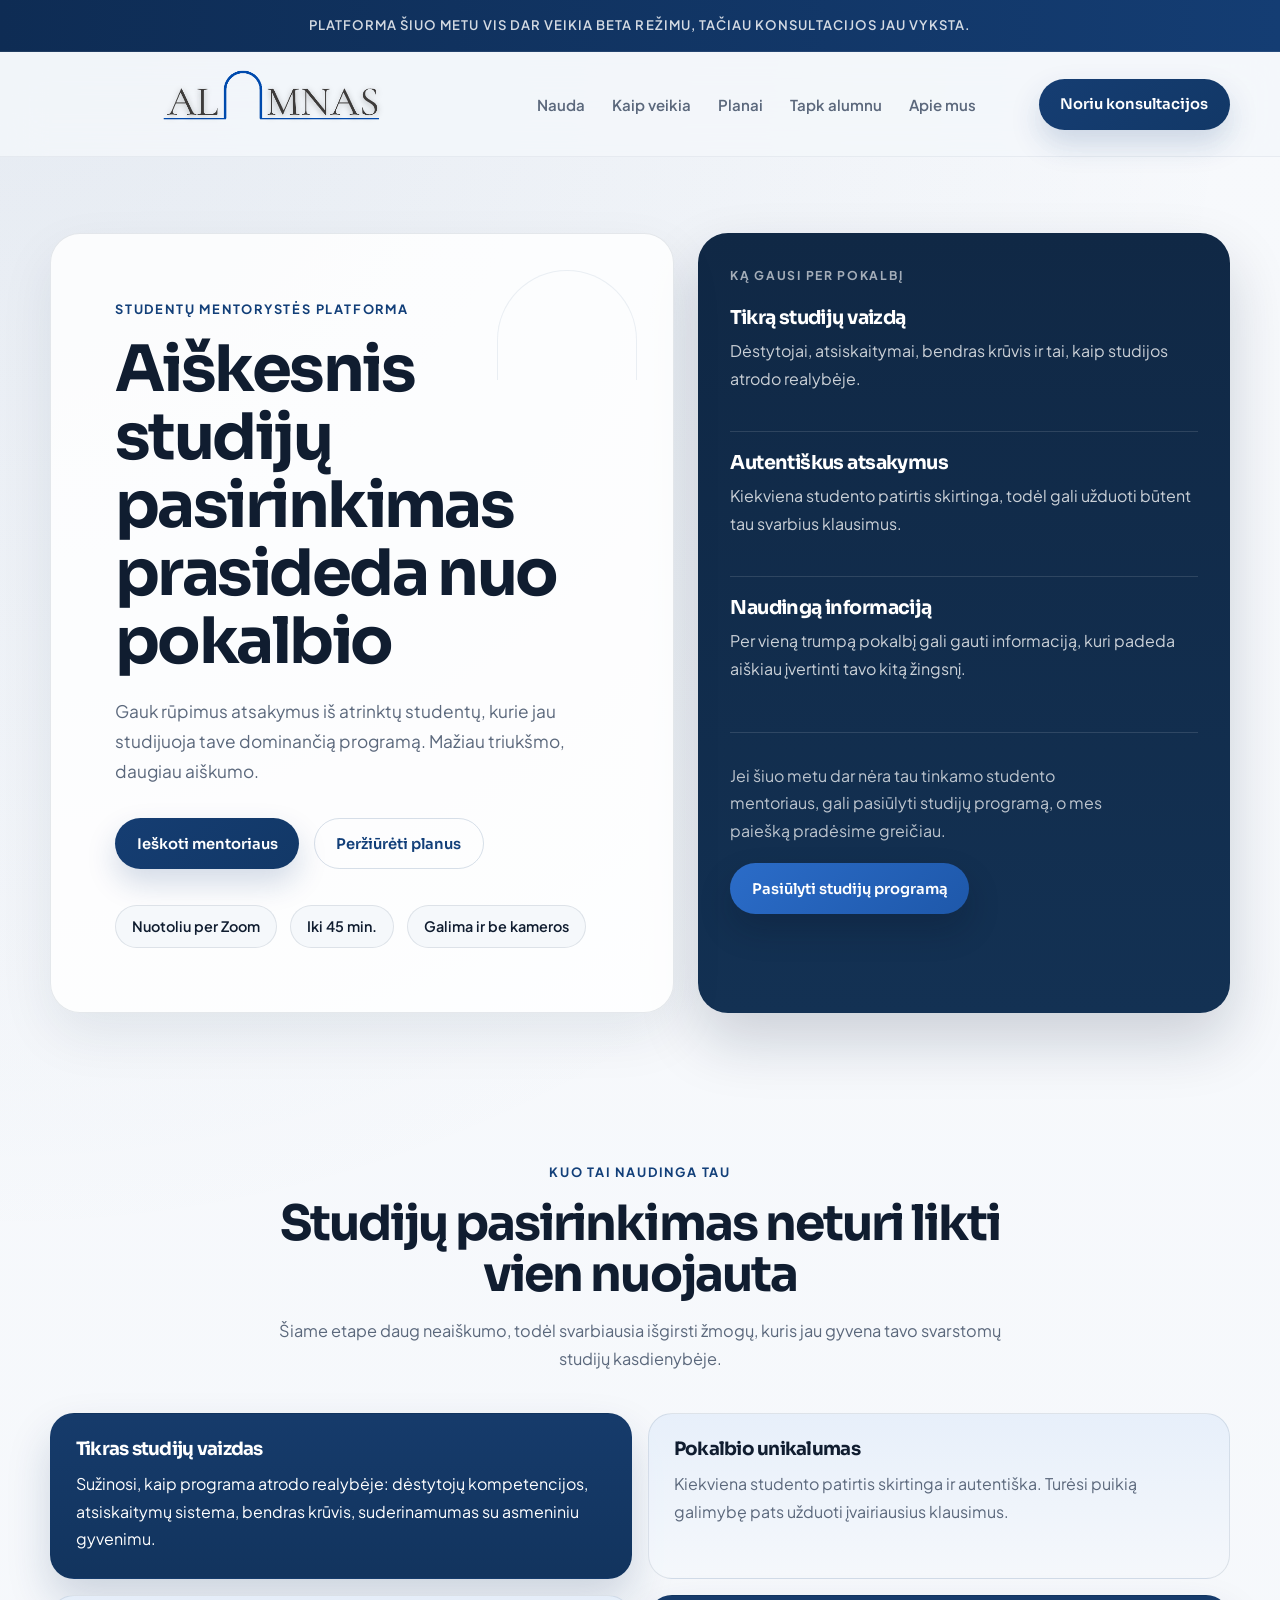
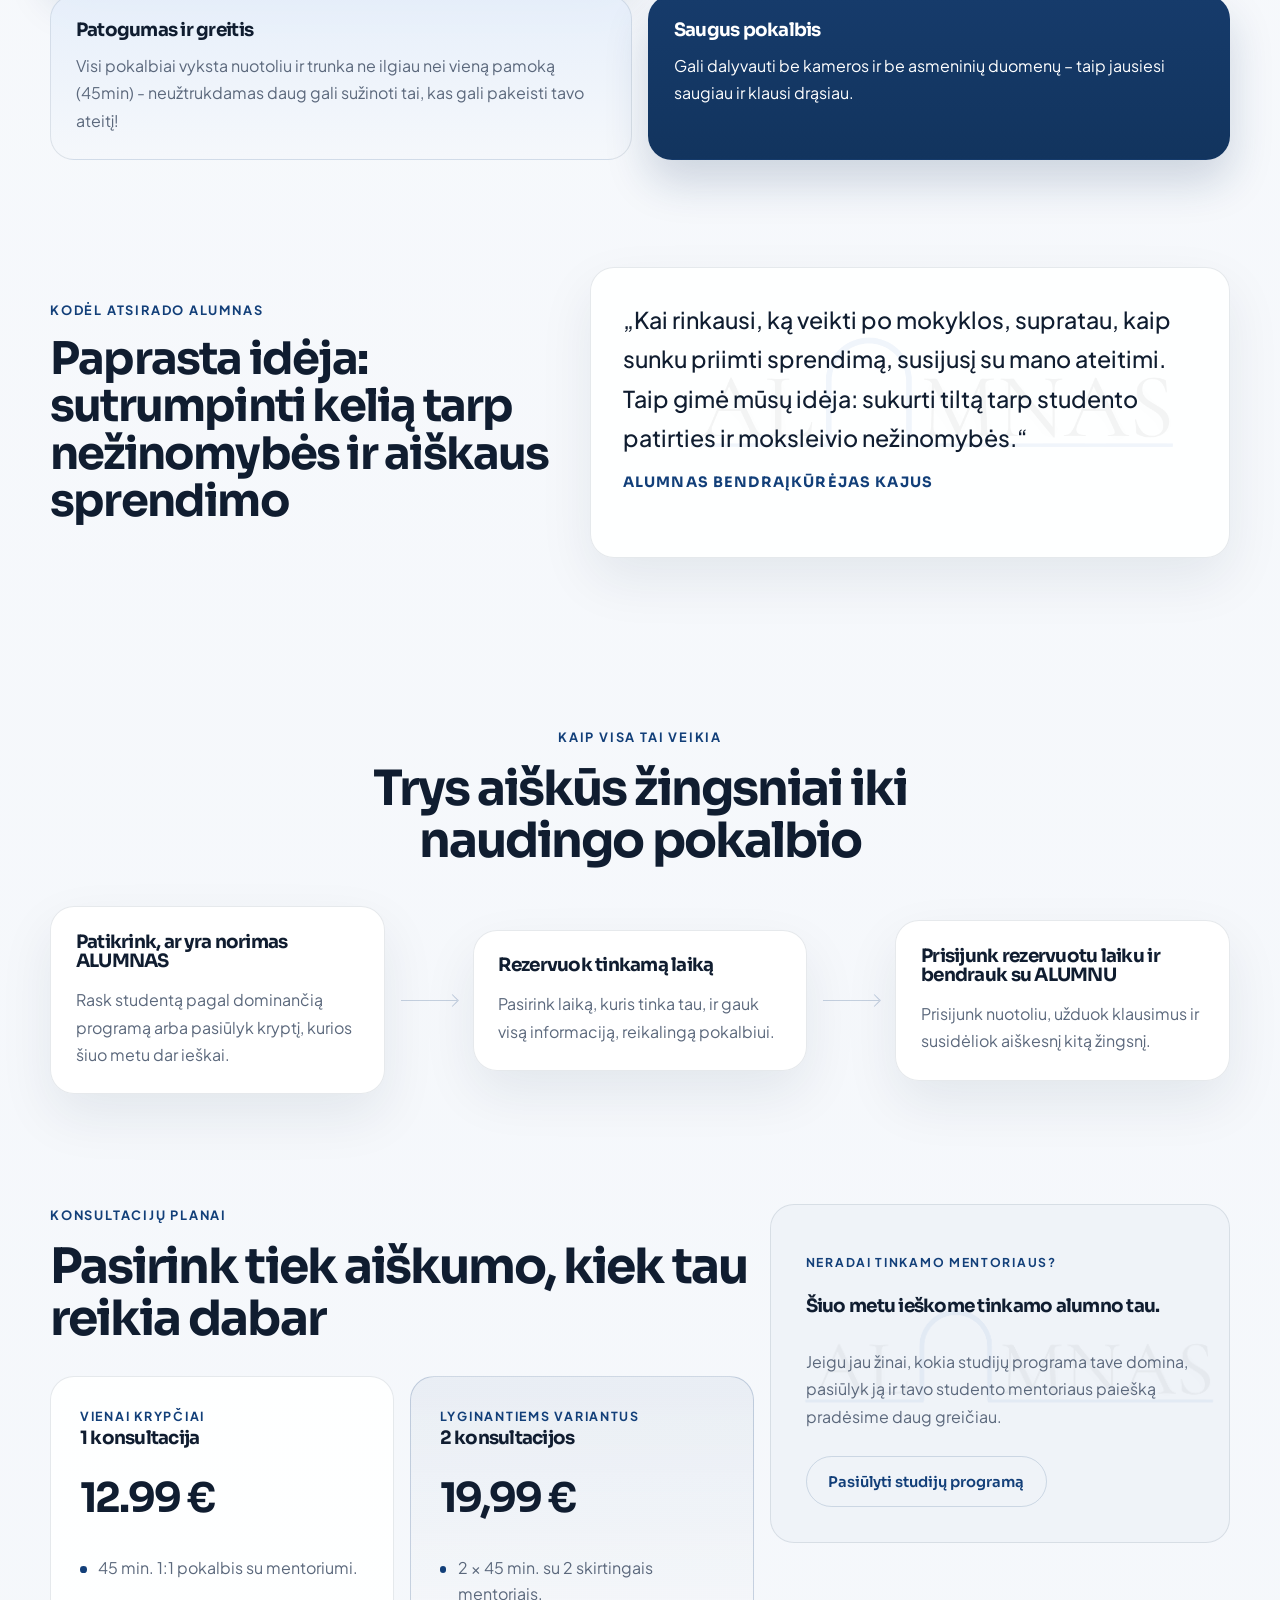
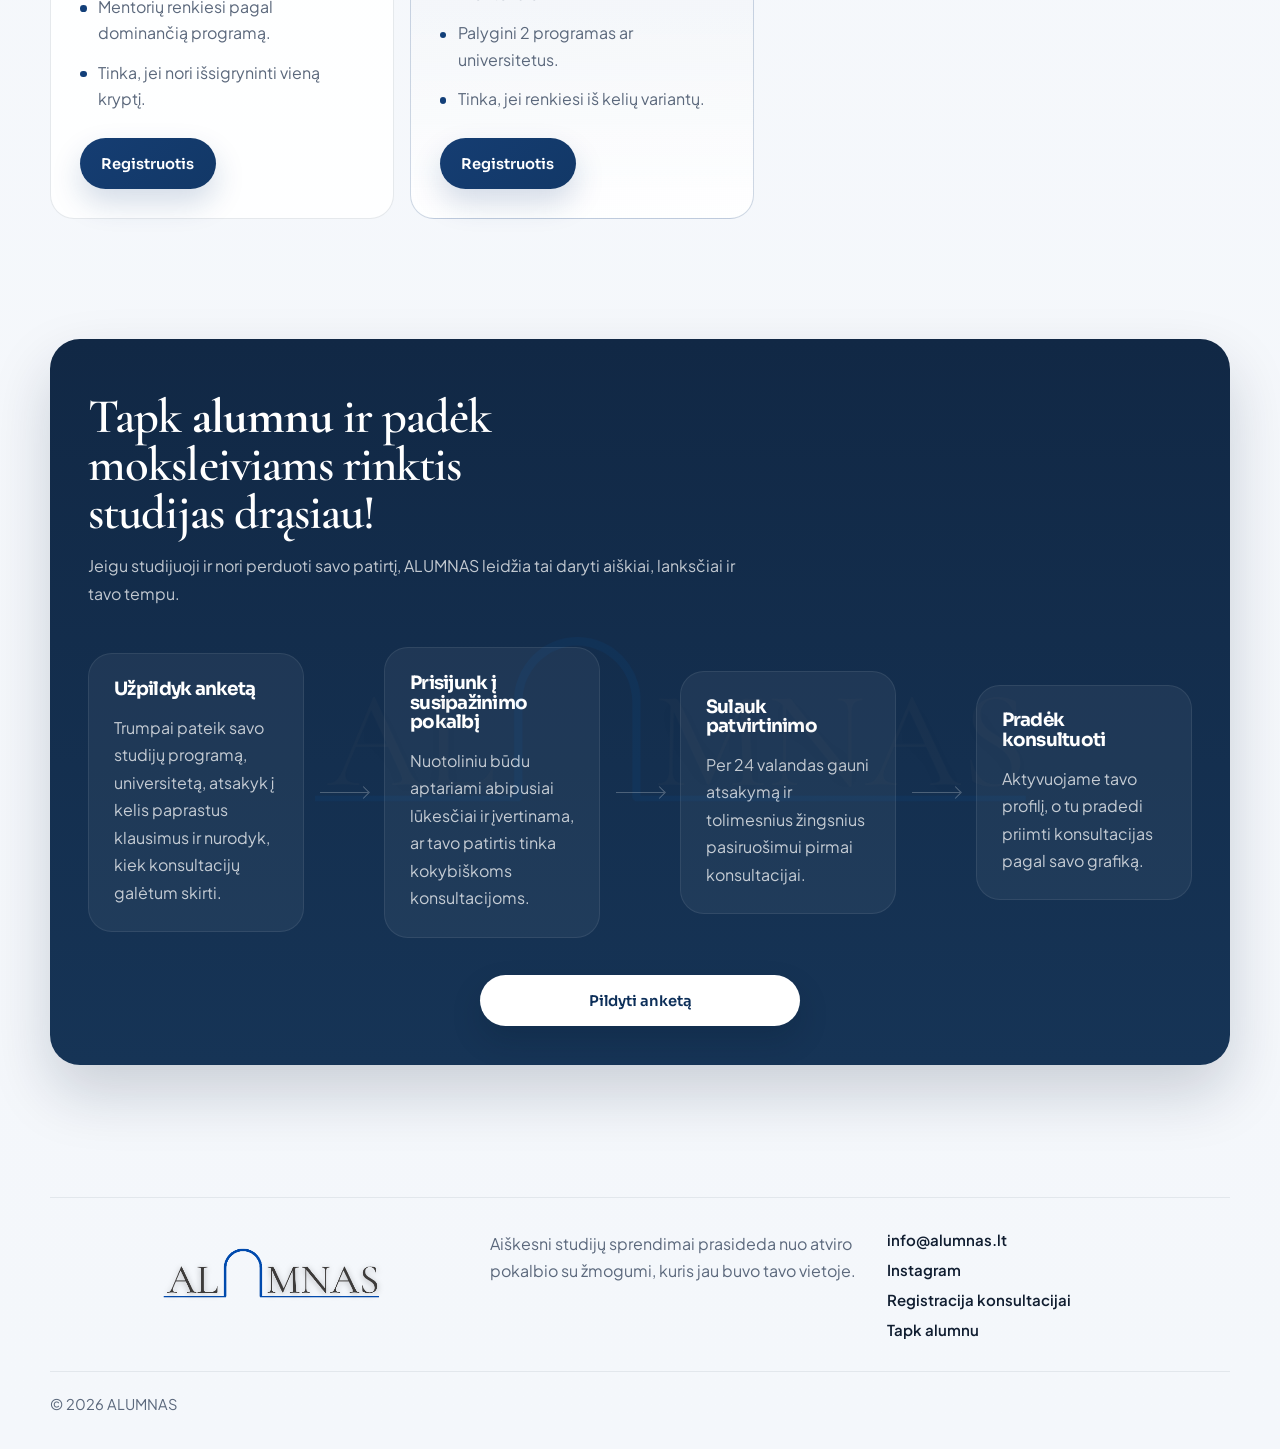
<file: index.html>
<!DOCTYPE html>
<html lang="lt">
  <head>
    <meta charset="UTF-8" />
    <meta name="viewport" content="width=device-width, initial-scale=1.0" />
    <title>ALUMNAS | Studentų mentorystės platforma</title>
    <meta
      name="description"
      content="ALUMNAS padeda moksleiviams aiškiau pasirinkti studijas per pokalbius su studentais, kurie jau studijuoja dominančias programas."
    />
    <meta property="og:title" content="ALUMNAS | Studentų mentorystės platforma" />
    <meta
      property="og:description"
      content="Gauk atsakymus iš studentų, kurie jau studijuoja tave dominančią programą."
    />
    <meta property="og:type" content="website" />
    <meta property="theme-color" content="#123f79" />
    <link rel="preconnect" href="https://fonts.googleapis.com" />
    <link rel="preconnect" href="https://fonts.gstatic.com" crossorigin />
    <link
      href="https://fonts.googleapis.com/css2?family=Cormorant+Garamond:wght@500;600;700&amp;family=Plus+Jakarta+Sans:wght@400;500;600;700;800&amp;family=Sora:wght@400;500;600;700;800&amp;display=swap"
      rel="stylesheet"
    />
    <link rel="stylesheet" href="./styles.css" />
  </head>
  <body>
    <div class="top-note">
      <p>Platforma šiuo metu vis dar veikia beta režimu, tačiau konsultacijos jau vyksta.</p>
    </div>

    <header class="site-header">
      <div class="container header-inner">
        <a class="brand-link" href="#pradžia" aria-label="ALUMNAS pradžia">
          <span class="brand-logo brand-logo-dark" aria-hidden="true">
            <img src="./assets/alumnas-logo-clean.png" alt="" />
          </span>
          <span class="sr-only">ALUMNAS</span>
        </a>

        <nav class="site-nav" aria-label="Pagrindinė navigacija">
          <a href="#nauda">Nauda</a>
          <a href="#veikimas">Kaip veikia</a>
          <a href="#planai">Planai</a>
          <a href="#alumnas">Tapk alumnu</a>
          <a href="./apie-mus.html" target="_blank" rel="noopener noreferrer">Apie mus</a>
        </nav>

        <a
          class="button button-primary"
          href="https://forms.gle/Wdv8qS5zdkdKtjoA7"
          target="_blank"
          rel="noopener noreferrer"
        >
          Noriu konsultacijos
        </a>
      </div>
    </header>

    <main id="pradžia">
      <section class="hero">
        <div class="container hero-grid">
          <div class="hero-copy">
            <p class="eyebrow">Studentų mentorystės platforma</p>
            <h1>Aiškesnis studijų pasirinkimas prasideda nuo pokalbio</h1>
            <p class="hero-text">
              Gauk rūpimus atsakymus iš atrinktų studentų, kurie jau studijuoja tave
              dominančią programą. Mažiau triukšmo, daugiau aiškumo.
            </p>

            <div class="hero-actions">
              <a
                class="button button-primary"
                href="https://forms.gle/Wdv8qS5zdkdKtjoA7"
                target="_blank"
                rel="noopener noreferrer"
              >
                Ieškoti mentoriaus
              </a>
              <a class="button button-secondary" href="#planai">Peržiūrėti planus</a>
            </div>

            <ul class="hero-meta">
              <li>Nuotoliu per Zoom</li>
              <li>Iki 45 min.</li>
              <li>Galima ir be kameros</li>
            </ul>
          </div>

          <aside class="hero-panel">
            <p class="panel-label">Ką gausi per pokalbį</p>

            <div class="panel-list">
              <article>
                <h2>Tikrą studijų vaizdą</h2>
                <p>
                  Dėstytojai, atsiskaitymai, bendras krūvis ir tai, kaip studijos
                  atrodo realybėje.
                </p>
              </article>

              <article>
                <h2>Autentiškus atsakymus</h2>
                <p>
                  Kiekviena studento patirtis skirtinga, todėl gali užduoti būtent
                  tau svarbius klausimus.
                </p>
              </article>

              <article>
                <h2>Naudingą informaciją</h2>
                <p>
                  Per vieną trumpą pokalbį gali gauti informaciją, kuri padeda
                  aiškiau įvertinti tavo kitą žingsnį.
                </p>
              </article>
            </div>

            <div class="panel-foot">
              <p>
                Jei šiuo metu dar nėra tau tinkamo studento mentoriaus, gali pasiūlyti
                studijų programą, o mes paiešką pradėsime greičiau.
              </p>
              <a
                class="panel-button"
                href="https://forms.gle/Wdv8qS5zdkdKtjoA7"
                target="_blank"
                rel="noopener noreferrer"
              >
                Pasiūlyti studijų programą
              </a>
            </div>
          </aside>
        </div>
      </section>

      <section class="section" id="nauda">
        <div class="container section-head">
          <p class="eyebrow">Kuo tai naudinga tau</p>
          <h2>Studijų pasirinkimas neturi likti vien nuojauta</h2>
          <p class="section-text">
            Šiame etape daug neaiškumo, todėl svarbiausia išgirsti žmogų, kuris jau
            gyvena tavo svarstomų studijų kasdienybėje.
          </p>
        </div>

        <div class="container benefit-grid">
          <article class="benefit-card benefit-card-accent">
            <h3>Tikras studijų vaizdas</h3>
            <p>
              Sužinosi, kaip programa atrodo realybėje: dėstytojų kompetencijos,
              atsiskaitymų sistema, bendras krūvis, suderinamumas su asmeniniu gyvenimu.
            </p>
          </article>

          <article class="benefit-card benefit-card-soft">
            <h3>Pokalbio unikalumas</h3>
            <p>
              Kiekviena studento patirtis skirtinga ir autentiška. Turėsi puikią
              galimybę pats užduoti įvairiausius klausimus.
            </p>
          </article>

          <article class="benefit-card benefit-card-soft">
            <h3>Patogumas ir greitis</h3>
            <p>
              Visi pokalbiai vyksta nuotoliu ir trunka ne ilgiau nei vieną pamoką
              (45min) - neužtrukdamas daug gali sužinoti tai, kas gali pakeisti
              tavo ateitį!
            </p>
          </article>

          <article class="benefit-card benefit-card-accent">
            <h3>Saugus pokalbis</h3>
            <p>
              Gali dalyvauti be kameros ir be asmeninių duomenų – taip jausiesi
              saugiau ir klausi drąsiau.
            </p>
          </article>
        </div>
      </section>

      <section class="section quote-section">
        <div class="container quote-wrap">
          <div class="quote-intro">
            <p class="eyebrow">Kodėl atsirado ALUMNAS</p>
            <h2>Paprasta idėja: sutrumpinti kelią tarp nežinomybės ir aiškaus sprendimo</h2>
          </div>

          <blockquote class="quote-card">
            <div class="quote-watermark" aria-hidden="true">
              <img src="./assets/alumnas-logo-clean.png" alt="" />
            </div>
            <p>
              „Kai rinkausi, ką veikti po mokyklos, supratau, kaip sunku priimti
              sprendimą, susijusį su mano ateitimi. Taip gimė mūsų idėja: sukurti
              tiltą tarp studento patirties ir moksleivio nežinomybės.“
            </p>
            <footer>ALUMNAS bendraįkūrėjas Kajus</footer>
          </blockquote>
        </div>
      </section>

      <section class="section" id="veikimas">
        <div class="container section-head">
          <p class="eyebrow">Kaip visa tai veikia</p>
          <h2>Trys aiškūs žingsniai iki naudingo pokalbio</h2>
        </div>

        <div class="container arrow-steps arrow-steps-light">
          <article class="arrow-step">
            <h3>Patikrink, ar yra norimas ALUMNAS</h3>
            <p>
              Rask studentą pagal dominančią programą arba pasiūlyk kryptį, kurios
              šiuo metu dar ieškai.
            </p>
          </article>

          <div class="step-arrow" aria-hidden="true">
            <span></span>
          </div>

          <article class="arrow-step">
            <h3>Rezervuok tinkamą laiką</h3>
            <p>
              Pasirink laiką, kuris tinka tau, ir gauk visą informaciją, reikalingą
              pokalbiui.
            </p>
          </article>

          <div class="step-arrow" aria-hidden="true">
            <span></span>
          </div>

          <article class="arrow-step">
            <h3>Prisijunk rezervuotu laiku ir bendrauk su ALUMNU</h3>
            <p>
              Prisijunk nuotoliu, užduok klausimus ir susidėliok aiškesnį kitą žingsnį.
            </p>
          </article>
        </div>
      </section>

      <section class="section plans-section" id="planai">
        <div class="container plans-layout">
          <div class="plans-main">
            <div class="section-head section-head-left">
              <p class="eyebrow">Konsultacijų planai</p>
              <h2>Pasirink tiek aiškumo, kiek tau reikia dabar</h2>
            </div>

            <div class="pricing-grid">
              <article class="pricing-card">
                <p class="price-tag">Vienai krypčiai</p>
                <h3>1 konsultacija</h3>
                <p class="price">12.99 €</p>
                <ul>
                  <li>45 min. 1:1 pokalbis su mentoriumi.</li>
                  <li>Mentorių renkiesi pagal dominančią programą.</li>
                  <li>Tinka, jei nori išsigryninti vieną kryptį.</li>
                </ul>
                <a
                  class="button button-primary"
                  href="https://forms.gle/Wdv8qS5zdkdKtjoA7"
                  target="_blank"
                  rel="noopener noreferrer"
                >
                  Registruotis
                </a>
              </article>

              <article class="pricing-card pricing-card-featured">
                <p class="price-tag">Lyginantiems variantus</p>
                <h3>2 konsultacijos</h3>
                <p class="price">19,99 €</p>
                <ul>
                  <li>2 × 45 min. su 2 skirtingais mentoriais.</li>
                  <li>Palygini 2 programas ar universitetus.</li>
                  <li>Tinka, jei renkiesi iš kelių variantų.</li>
                </ul>
                <a
                  class="button button-primary"
                  href="https://forms.gle/Wdv8qS5zdkdKtjoA7"
                  target="_blank"
                  rel="noopener noreferrer"
                >
                  Registruotis
                </a>
              </article>
            </div>
          </div>

          <aside class="plans-side">
            <div class="plans-watermark" aria-hidden="true">
              <img src="./assets/alumnas-logo-clean.png" alt="" />
            </div>
            <p class="side-label">Neradai tinkamo mentoriaus?</p>
            <h3>Šiuo metu ieškome tinkamo alumno tau.</h3>
            <p>
              Jeigu jau žinai, kokia studijų programa tave domina, pasiūlyk ją ir
              tavo studento mentoriaus paiešką pradėsime daug greičiau.
            </p>
            <a
              class="button button-secondary"
              href="https://forms.gle/Wdv8qS5zdkdKtjoA7"
              target="_blank"
              rel="noopener noreferrer"
            >
              Pasiūlyti studijų programą
            </a>
          </aside>
        </div>
      </section>

      <section class="section mentor-section" id="alumnas">
        <div class="container mentor-wrap">
          <div class="mentor-watermark" aria-hidden="true">
            <img src="./assets/alumnas-logo-clean.png" alt="" />
          </div>
          <div class="mentor-head">
            <h2>Tapk <strong>alumnu</strong> ir padėk moksleiviams rinktis studijas drąsiau!</h2>
            <p class="mentor-text">
              Jeigu studijuoji ir nori perduoti savo patirtį, ALUMNAS leidžia tai
              daryti aiškiai, lanksčiai ir tavo tempu.
            </p>
          </div>

          <div class="arrow-steps arrow-steps-dark">
            <article class="arrow-step">
              <h3>Užpildyk anketą</h3>
              <p>
                Trumpai pateik savo studijų programą, universitetą, atsakyk į kelis
                paprastus klausimus ir nurodyk, kiek konsultacijų galėtum skirti.
              </p>
            </article>

            <div class="step-arrow" aria-hidden="true">
              <span></span>
            </div>

            <article class="arrow-step">
              <h3>Prisijunk į susipažinimo pokalbį</h3>
              <p>
                Nuotoliniu būdu aptariami abipusiai lūkesčiai ir įvertinama, ar tavo
                patirtis tinka kokybiškoms konsultacijoms.
              </p>
            </article>

            <div class="step-arrow" aria-hidden="true">
              <span></span>
            </div>

            <article class="arrow-step">
              <h3>Sulauk patvirtinimo</h3>
              <p>
                Per 24 valandas gauni atsakymą ir tolimesnius žingsnius pasiruošimui
                pirmai konsultacijai.
              </p>
            </article>

            <div class="step-arrow" aria-hidden="true">
              <span></span>
            </div>

            <article class="arrow-step">
              <h3>Pradėk konsultuoti</h3>
              <p>
                Aktyvuojame tavo profilį, o tu pradedi priimti konsultacijas pagal savo
                grafiką.
              </p>
            </article>
          </div>

          <div class="mentor-cta">
            <a
              class="button button-light"
              href="https://forms.gle/oHEPFvfFwPesfQu49"
              target="_blank"
              rel="noopener noreferrer"
            >
              Pildyti anketą
            </a>
          </div>
        </div>
      </section>
    </main>

    <footer class="site-footer" id="kontaktai">
      <div class="container footer-top">
        <a class="brand-link footer-brand" href="#pradžia" aria-label="ALUMNAS pradžia">
          <span class="brand-logo brand-logo-dark" aria-hidden="true">
            <img src="./assets/alumnas-logo-clean.png" alt="" />
          </span>
          <span class="sr-only">ALUMNAS</span>
        </a>

        <div class="footer-copy">
          <p>
            Aiškesni studijų sprendimai prasideda nuo atviro pokalbio su žmogumi,
            kuris jau buvo tavo vietoje.
          </p>
        </div>

        <div class="footer-links">
          <a href="mailto:info@alumnas.lt">info@alumnas.lt</a>
          <a href="https://www.instagram.com/alumnaslt/" target="_blank" rel="noopener noreferrer">
            Instagram
          </a>
          <a href="https://forms.gle/Wdv8qS5zdkdKtjoA7" target="_blank" rel="noopener noreferrer">
            Registracija konsultacijai
          </a>
          <a href="https://forms.gle/oHEPFvfFwPesfQu49" target="_blank" rel="noopener noreferrer">
            Tapk alumnu
          </a>
        </div>
      </div>

      <div class="container footer-bottom">
        <p>&copy; <span id="year">2026</span> ALUMNAS</p>
      </div>
    </footer>

    <script src="./script.js"></script>
  </body>
</html>
</file>
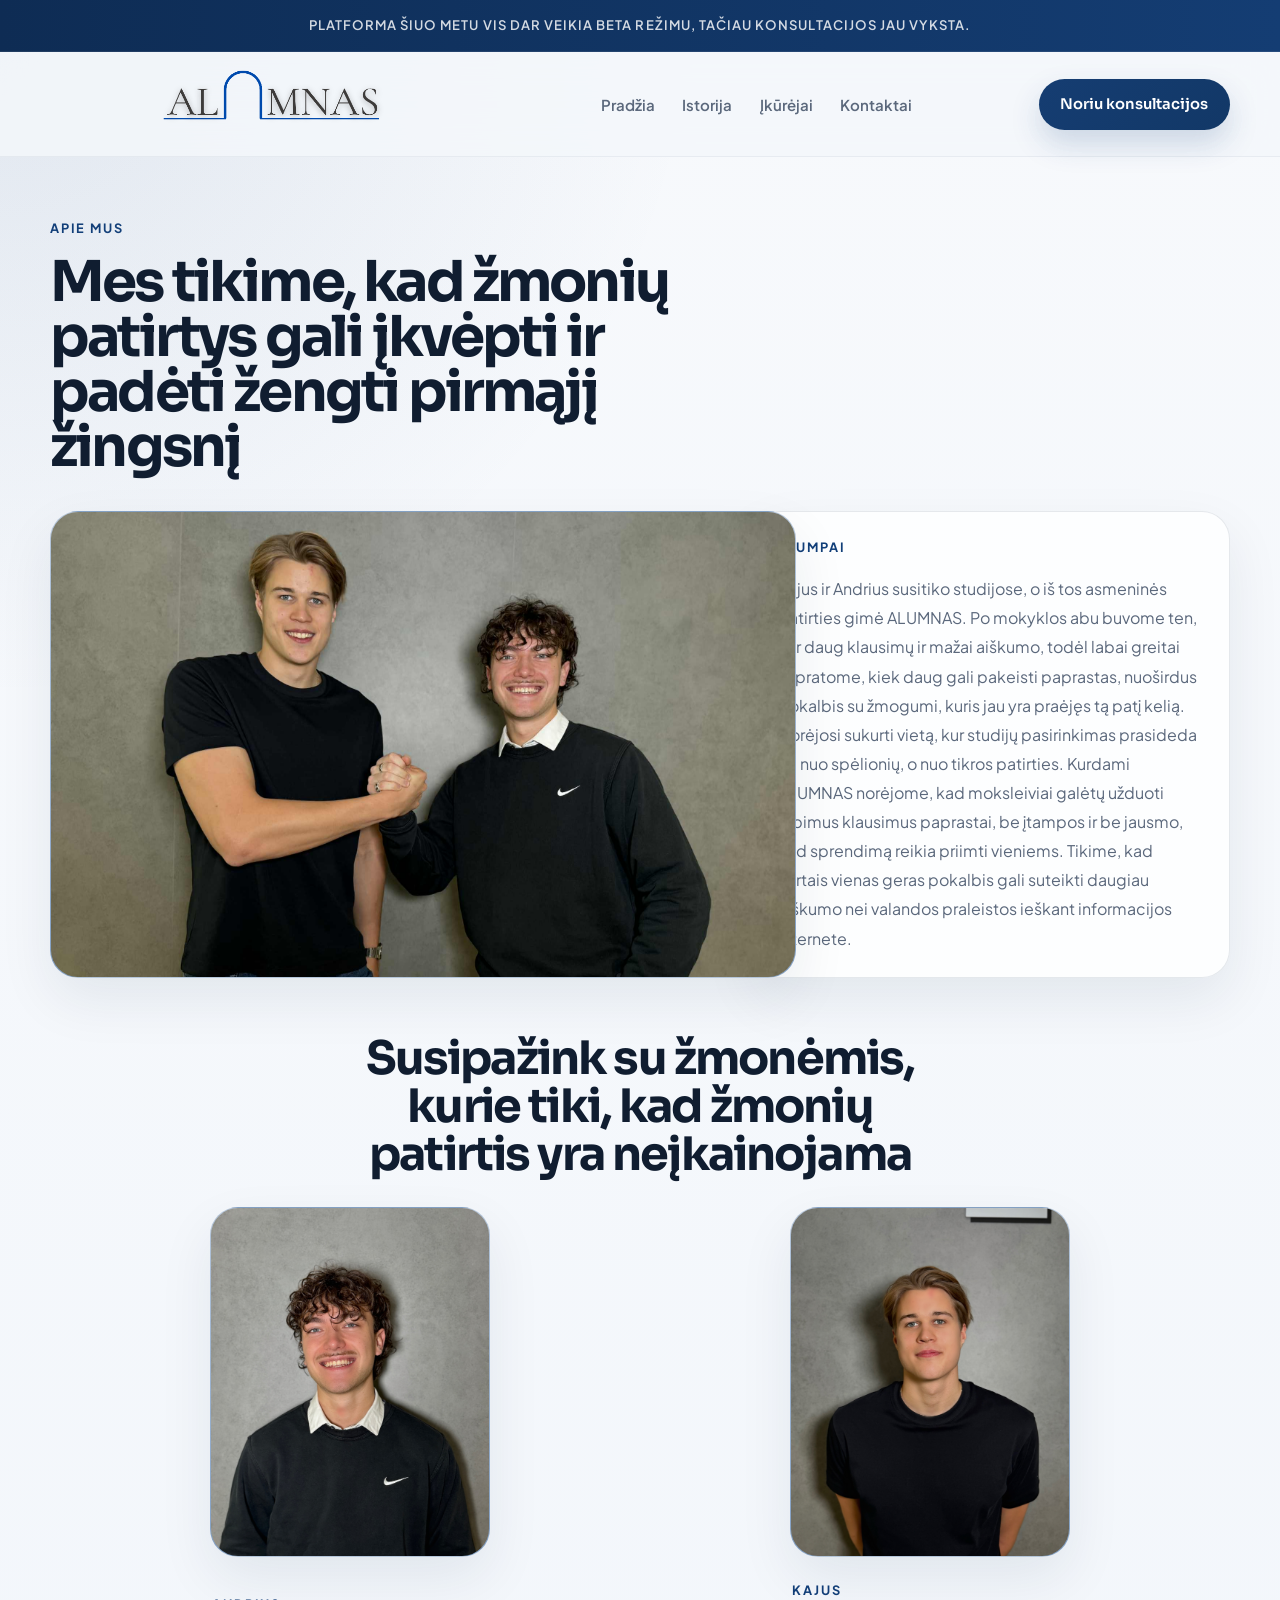
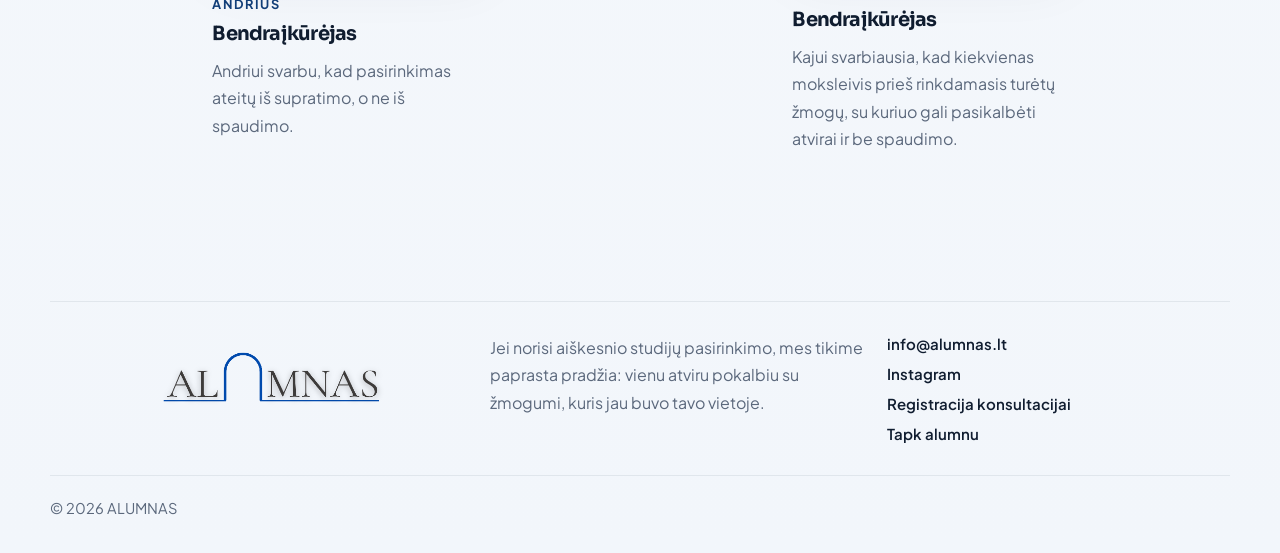
<file: apie-mus.html>
<!DOCTYPE html>
<html lang="lt">
  <head>
    <meta charset="UTF-8" />
    <meta name="viewport" content="width=device-width, initial-scale=1.0" />
    <title>Apie mus | ALUMNAS</title>
    <meta
      name="description"
      content="Susipažink su ALUMNAS istorija ir bendraįkūrėjais Kajumi bei Andriumi."
    />
    <meta property="og:title" content="Apie mus | ALUMNAS" />
    <meta
      property="og:description"
      content="ALUMNAS gimė iš asmeninės patirties, kai po mokyklos trūko aiškumo, ką rinktis toliau."
    />
    <meta property="og:type" content="website" />
    <meta property="theme-color" content="#123f79" />
    <link rel="preconnect" href="https://fonts.googleapis.com" />
    <link rel="preconnect" href="https://fonts.gstatic.com" crossorigin />
    <link
      href="https://fonts.googleapis.com/css2?family=Cormorant+Garamond:wght@500;600;700&amp;family=Plus+Jakarta+Sans:wght@400;500;600;700;800&amp;family=Sora:wght@400;500;600;700;800&amp;display=swap"
      rel="stylesheet"
    />
    <link rel="stylesheet" href="./styles.css" />
  </head>
  <body class="about-page">
    <div class="top-note">
      <p>Platforma šiuo metu vis dar veikia beta režimu, tačiau konsultacijos jau vyksta.</p>
    </div>

    <header class="site-header">
      <div class="container header-inner">
        <a class="brand-link" href="./index.html#pradžia" aria-label="ALUMNAS pradžia">
          <span class="brand-logo brand-logo-dark" aria-hidden="true">
            <img src="./assets/alumnas-logo-clean.png" alt="" />
          </span>
          <span class="sr-only">ALUMNAS</span>
        </a>

        <nav class="site-nav" aria-label="Apie mus navigacija">
          <a href="./index.html">Pradžia</a>
          <a href="#istorija">Istorija</a>
          <a href="#ikurejai">Įkūrėjai</a>
          <a href="#kontaktai">Kontaktai</a>
        </nav>

        <a
          class="button button-primary"
          href="https://forms.gle/Wdv8qS5zdkdKtjoA7"
          target="_blank"
          rel="noopener noreferrer"
        >
          Noriu konsultacijos
        </a>
      </div>
    </header>

    <main class="about-main">
      <section class="about-editorial">
        <div class="container about-intro">
          <div class="about-intro-copy">
            <p class="eyebrow">Apie mus</p>
            <h1>Mes tikime, kad žmonių patirtys gali įkvėpti ir padėti žengti pirmąjį žingsnį</h1>
          </div>
        </div>

        <div class="container about-mosaic" id="istorija">
          <figure class="about-shot about-shot-group">
            <img
              src="./assets/kartu-ft.jpg"
              alt="Kajus ir Andrius"
              onerror="this.remove()"
            />
          </figure>

          <aside class="about-story-brief">
            <p class="eyebrow">Trumpai</p>
            <p>
              Kajus ir Andrius susitiko studijose, o iš tos asmeninės patirties gimė
              ALUMNAS. Po mokyklos abu buvome ten, kur daug klausimų ir mažai
              aiškumo, todėl labai greitai supratome, kiek daug gali pakeisti
              paprastas, nuoširdus pokalbis su žmogumi, kuris jau yra praėjęs tą patį
              kelią. Norėjosi sukurti vietą, kur studijų pasirinkimas prasideda ne nuo
              spėlionių, o nuo tikros patirties. Kurdami ALUMNAS norėjome, kad
              moksleiviai galėtų užduoti rūpimus klausimus paprastai, be įtampos ir
              be jausmo, kad sprendimą reikia priimti vieniems. Tikime, kad kartais
              vienas geras pokalbis gali suteikti daugiau aiškumo nei valandos
              praleistos ieškant informacijos internete.
            </p>
          </aside>
        </div>
      </section>

      <section class="section founders-compact" id="ikurejai">
        <div class="container founders-compact-head">
          <h2>Susipažink su žmonėmis, kurie tiki, kad žmonių patirtis yra neįkainojama</h2>
        </div>

        <div class="container founders-compact-grid">
          <article class="founder-compact-card">
            <figure class="about-shot about-shot-portrait">
              <img
                src="./assets/andrius.jpg"
                alt="Andrius"
                onerror="this.remove()"
              />
            </figure>

            <div class="founder-compact-copy">
              <p class="founder-role">Andrius</p>
              <h3>Bendraįkūrėjas</h3>
              <p>
                Andriui svarbu, kad pasirinkimas ateitų iš supratimo, o ne iš spaudimo.
              </p>
            </div>
          </article>

          <article class="founder-compact-card">
            <figure class="about-shot about-shot-portrait">
              <img
                src="./assets/kajus.jpg"
                alt="Kajus"
                onerror="this.remove()"
              />
            </figure>

            <div class="founder-compact-copy">
              <p class="founder-role">Kajus</p>
              <h3>Bendraįkūrėjas</h3>
              <p>
                Kajui svarbiausia, kad kiekvienas moksleivis prieš rinkdamasis turėtų žmogų, su kuriuo gali pasikalbėti atvirai ir be spaudimo.
              </p>
            </div>
          </article>
        </div>
      </section>
    </main>

    <footer class="site-footer" id="kontaktai">
      <div class="container footer-top">
        <a class="brand-link footer-brand" href="./index.html#pradžia" aria-label="ALUMNAS pradžia">
          <span class="brand-logo brand-logo-dark" aria-hidden="true">
            <img src="./assets/alumnas-logo-clean.png" alt="" />
          </span>
          <span class="sr-only">ALUMNAS</span>
        </a>

        <div class="footer-copy">
          <p>
            Jei norisi aiškesnio studijų pasirinkimo, mes tikime paprasta pradžia:
            vienu atviru pokalbiu su žmogumi, kuris jau buvo tavo vietoje.
          </p>
        </div>

        <div class="footer-links">
          <a href="mailto:info@alumnas.lt">info@alumnas.lt</a>
          <a href="https://www.instagram.com/alumnaslt/" target="_blank" rel="noopener noreferrer">
            Instagram
          </a>
          <a href="https://forms.gle/Wdv8qS5zdkdKtjoA7" target="_blank" rel="noopener noreferrer">
            Registracija konsultacijai
          </a>
          <a href="https://forms.gle/oHEPFvfFwPesfQu49" target="_blank" rel="noopener noreferrer">
            Tapk alumnu
          </a>
        </div>
      </div>

      <div class="container footer-bottom">
        <p>&copy; <span id="year">2026</span> ALUMNAS</p>
      </div>
    </footer>

    <script src="./script.js"></script>
  </body>
</html>
</file>
<file: styles.css>
:root {
  --bg: #f4f7fb;
  --surface: #ffffff;
  --surface-muted: #eef3f8;
  --surface-deep: #102845;
  --surface-deep-soft: #16365c;
  --ink: #101d30;
  --ink-muted: #5b687c;
  --line: rgba(16, 40, 69, 0.1);
  --line-strong: rgba(16, 40, 69, 0.16);
  --brand: #123f79;
  --brand-strong: #0d2f59;
  --brand-accent: #004aad;
  --white-soft: rgba(255, 255, 255, 0.78);
  --shadow-soft: 0 22px 54px rgba(16, 40, 69, 0.08);
  --shadow-deep: 0 28px 60px rgba(10, 29, 54, 0.18);
  --radius-xl: 30px;
  --radius-lg: 24px;
  --radius-md: 18px;
  --max-width: 1180px;
}

*,
*::before,
*::after {
  box-sizing: border-box;
}

html {
  scroll-behavior: smooth;
}

body {
  margin: 0;
  color: var(--ink);
  font-family: "Plus Jakarta Sans", sans-serif;
  background:
    radial-gradient(circle at top left, rgba(18, 63, 121, 0.08), transparent 26%),
    linear-gradient(180deg, #f7f9fc 0%, #f4f7fb 100%);
}

img {
  display: block;
  max-width: 100%;
}

a {
  color: inherit;
  text-decoration: none;
}

p {
  margin: 0;
  color: var(--ink-muted);
  line-height: 1.72;
}

h1,
h2,
h3 {
  margin: 0;
  color: var(--ink);
  line-height: 1.06;
  letter-spacing: -0.04em;
  font-family: "Sora", sans-serif;
}

ul {
  margin: 0;
  padding: 0;
  list-style: none;
}

.container {
  width: min(calc(100% - 40px), var(--max-width));
  margin: 0 auto;
}

.sr-only {
  position: absolute;
  width: 1px;
  height: 1px;
  padding: 0;
  margin: -1px;
  overflow: hidden;
  clip: rect(0, 0, 0, 0);
  white-space: nowrap;
  border: 0;
}

.top-note {
  border-bottom: 1px solid rgba(255, 255, 255, 0.08);
  background: linear-gradient(90deg, #0e2c54 0%, #143d73 100%);
  text-align: center;
  padding: 0.9rem 1rem;
}

.top-note p {
  color: rgba(255, 255, 255, 0.82);
  font-size: 0.82rem;
  font-weight: 600;
  letter-spacing: 0.08em;
  text-transform: uppercase;
}

.site-header {
  position: sticky;
  top: 0;
  z-index: 30;
  backdrop-filter: blur(20px);
  background: rgba(244, 247, 251, 0.84);
  border-bottom: 1px solid rgba(16, 40, 69, 0.06);
}

.header-inner {
  min-height: 88px;
  display: flex;
  align-items: center;
  justify-content: space-between;
  gap: 1.5rem;
}

.brand-link {
  display: inline-flex;
  align-items: center;
}

.brand-logo {
  width: 424px;
  height: 104px;
  overflow: hidden;
  display: inline-flex;
  align-items: center;
  justify-content: center;
}

.brand-logo img {
  width: 100%;
  height: 100%;
  object-fit: contain;
  transform: scale(3.85);
  transform-origin: center;
}

.brand-logo-light {
  width: 290px;
  height: 72px;
}

.brand-logo-light img {
  transform: scale(2.75);
}

.site-nav {
  display: flex;
  align-items: center;
  gap: 1.7rem;
}

.site-nav a {
  color: var(--ink-muted);
  font-size: 0.94rem;
  font-weight: 600;
}

.button {
  min-height: 3.2rem;
  padding: 0 1.35rem;
  border-radius: 999px;
  display: inline-flex;
  align-items: center;
  justify-content: center;
  font-family: "Sora", sans-serif;
  font-size: 0.92rem;
  font-weight: 600;
  transition:
    transform 180ms ease,
    background-color 180ms ease,
    box-shadow 180ms ease,
    border-color 180ms ease,
    color 180ms ease;
}

.button:hover,
.button:focus-visible {
  transform: translateY(-1px);
}

.button-primary {
  color: #ffffff;
  background: linear-gradient(135deg, #153d72 0%, #123867 100%);
  box-shadow: 0 14px 30px rgba(18, 63, 121, 0.18);
}

.button-secondary {
  color: var(--brand);
  background: transparent;
  border: 1px solid rgba(18, 63, 121, 0.16);
}

.button-light {
  color: var(--brand-strong);
  background: #ffffff;
  box-shadow: 0 14px 30px rgba(8, 22, 41, 0.18);
}

.hero {
  padding: 4.75rem 0 4rem;
}

.hero-grid {
  display: grid;
  grid-template-columns: minmax(0, 1.08fr) minmax(320px, 0.92fr);
  gap: 1.5rem;
  align-items: stretch;
}

.hero-copy {
  position: relative;
  padding: 4rem;
  border: 1px solid var(--line);
  border-radius: var(--radius-xl);
  background: rgba(255, 255, 255, 0.82);
  box-shadow: var(--shadow-soft);
}

.hero-copy::after {
  content: "";
  position: absolute;
  right: 2.25rem;
  top: 2.2rem;
  width: 140px;
  height: 110px;
  border: 1px solid rgba(18, 63, 121, 0.08);
  border-bottom: 0;
  border-radius: 999px 999px 0 0;
}

.eyebrow {
  color: var(--brand);
  font-size: 0.8rem;
  font-weight: 700;
  letter-spacing: 0.14em;
  text-transform: uppercase;
}

.eyebrow-light {
  color: rgba(255, 255, 255, 0.72);
}

.hero h1 {
  max-width: 11ch;
  margin-top: 1rem;
  font-size: clamp(3rem, 5vw, 4.9rem);
}

.hero-text {
  max-width: 38rem;
  margin-top: 1.35rem;
  font-size: 1.08rem;
}

.hero-actions {
  display: flex;
  flex-wrap: wrap;
  gap: 0.9rem;
  margin-top: 2rem;
}

.hero-meta {
  margin-top: 2.2rem;
  display: flex;
  flex-wrap: wrap;
  gap: 0.8rem;
}

.hero-meta li {
  padding: 0.72rem 1rem;
  border-radius: 999px;
  border: 1px solid var(--line);
  background: rgba(244, 247, 251, 0.86);
  color: var(--ink);
  font-size: 0.9rem;
  font-weight: 600;
}

.hero-panel {
  padding: 2rem;
  border-radius: var(--radius-xl);
  background: linear-gradient(180deg, var(--surface-deep) 0%, #133153 100%);
  box-shadow: var(--shadow-deep);
}

.panel-label {
  color: rgba(255, 255, 255, 0.62);
  font-size: 0.76rem;
  font-weight: 700;
  letter-spacing: 0.14em;
  text-transform: uppercase;
}

.panel-list {
  margin-top: 1.35rem;
  display: grid;
  gap: 1.15rem;
}

.panel-list article {
  padding: 1.3rem 0;
  border-top: 1px solid rgba(255, 255, 255, 0.12);
}

.panel-list article:first-child {
  border-top: 0;
  padding-top: 0;
}

.panel-list h2 {
  color: #ffffff;
  font-size: 1.2rem;
  letter-spacing: -0.03em;
  margin-bottom: 0.2rem;
}

.panel-list p {
  margin-top: 0.55rem;
  color: var(--white-soft);
}

.panel-foot {
  margin-top: 1.8rem;
  padding-top: 1.8rem;
  border-top: 1px solid rgba(255, 255, 255, 0.12);
  display: grid;
  gap: 1.2rem;
}

.panel-foot p {
  color: rgba(255, 255, 255, 0.72);
  max-width: 24rem;
}

.panel-button {
  display: inline-flex;
  align-items: center;
  justify-content: center;
  min-height: 3.15rem;
  width: fit-content;
  padding: 0 1.35rem;
  border-radius: 999px;
  color: #ffffff;
  background: linear-gradient(135deg, #2b6cc8 0%, #1e58aa 100%);
  box-shadow: 0 16px 32px rgba(7, 19, 38, 0.22);
  font-family: "Sora", sans-serif;
  font-size: 0.92rem;
  font-weight: 600;
}

.section {
  padding: 5.25rem 0;
}

.section-head {
  max-width: 46rem;
  text-align: center;
}

.section-head h2 {
  margin-top: 0.95rem;
  font-size: clamp(2.2rem, 3.8vw, 3.5rem);
}

.section-head-left {
  text-align: left;
}

.section-text {
  margin-top: 1rem;
  font-size: 1.02rem;
}

.benefit-grid {
  margin-top: 2.5rem;
  display: grid;
  grid-template-columns: repeat(2, minmax(0, 1fr));
  gap: 1rem;
}

.benefit-card,
.process-card,
.pricing-card,
.mentor-card,
.plans-side,
.quote-card {
  border: 1px solid var(--line);
  border-radius: var(--radius-lg);
  background: rgba(255, 255, 255, 0.88);
}

.benefit-card {
  padding: 1.55rem;
}

.benefit-card-accent {
  background: linear-gradient(180deg, #163b6b 0%, #12345e 100%);
  border-color: rgba(18, 63, 121, 0.05);
  box-shadow: 0 22px 44px rgba(18, 52, 94, 0.18);
}

.benefit-card-accent h3,
.benefit-card-accent p {
  color: #ffffff;
}

.benefit-card-soft {
  background: linear-gradient(180deg, rgba(229, 238, 250, 0.92), rgba(244, 247, 251, 0.92));
}

.benefit-card h3,
.pricing-card h3,
.plans-side h3,
.arrow-step h3 {
  font-size: 1.15rem;
}

.benefit-card p,
.plans-side p,
.arrow-step p {
  margin-top: 0.75rem;
}

.quote-section {
  padding-top: 1.4rem;
}

.quote-wrap {
  display: grid;
  grid-template-columns: minmax(0, 0.9fr) minmax(0, 1.1fr);
  gap: 1rem;
  align-items: stretch;
}

.quote-intro {
  padding: 2rem 0;
}

.quote-intro h2 {
  margin-top: 0.95rem;
  font-size: clamp(2rem, 3.5vw, 3rem);
}

.quote-card {
  position: relative;
  margin: 0;
  padding: 2rem;
  box-shadow: var(--shadow-soft);
  isolation: isolate;
  overflow: hidden;
}

.quote-watermark {
  position: absolute;
  inset: 0;
  display: flex;
  align-items: center;
  justify-content: center;
  pointer-events: none;
  z-index: 0;
}

.quote-watermark img {
  width: 100%;
  height: 100%;
  object-fit: contain;
  opacity: 0.055;
  filter: brightness(1.05);
  transform: scale(3.1);
  transform-origin: center;
}

.quote-card p {
  position: relative;
  z-index: 1;
  color: var(--ink);
  font-size: clamp(1.15rem, 1.9vw, 1.45rem);
  font-weight: 500;
  line-height: 1.7;
}

.quote-card footer {
  position: relative;
  z-index: 1;
  margin-top: 1rem;
  color: var(--brand);
  font-family: "Sora", sans-serif;
  font-size: 0.9rem;
  font-weight: 700;
  letter-spacing: 0.08em;
  text-transform: uppercase;
}

.arrow-steps {
  margin-top: 2.5rem;
  display: grid;
  grid-template-columns: minmax(0, 1fr) 56px minmax(0, 1fr) 56px minmax(0, 1fr);
  gap: 1rem;
  align-items: center;
}

.arrow-steps-dark {
  grid-template-columns:
    minmax(0, 1fr) 48px minmax(0, 1fr) 48px minmax(0, 1fr) 48px minmax(0, 1fr);
}

.arrow-step {
  padding: 1.55rem;
  border-radius: var(--radius-lg);
}

.arrow-step h3 {
  margin-bottom: 0.95rem;
}

.arrow-step p {
  margin-top: 0;
}

.arrow-steps-light .arrow-step {
  border: 1px solid var(--line);
  background: rgba(255, 255, 255, 0.92);
  box-shadow: var(--shadow-soft);
}

.arrow-steps-dark .arrow-step {
  border: 1px solid rgba(255, 255, 255, 0.08);
  background: rgba(255, 255, 255, 0.05);
}

.arrow-steps-dark .arrow-step h3 {
  color: #ffffff;
}

.arrow-steps-dark .arrow-step p {
  color: rgba(255, 255, 255, 0.74);
}

.step-arrow {
  display: inline-flex;
  align-items: center;
  justify-content: center;
}

.step-arrow span {
  position: relative;
  display: block;
  width: 100%;
  height: 1px;
}

.arrow-steps-light .step-arrow span {
  background: rgba(18, 63, 121, 0.22);
}

.arrow-steps-dark .step-arrow span {
  background: rgba(255, 255, 255, 0.24);
}

.step-arrow span::after {
  content: "";
  position: absolute;
  right: 0;
  top: -4px;
  width: 9px;
  height: 9px;
  border-top: 1px solid;
  border-right: 1px solid;
  transform: rotate(45deg);
}

.arrow-steps-light .step-arrow span::after {
  border-color: rgba(18, 63, 121, 0.24);
}

.arrow-steps-dark .step-arrow span::after {
  border-color: rgba(255, 255, 255, 0.28);
}

.plans-section {
  padding-top: 1.6rem;
}

.plans-layout {
  display: grid;
  grid-template-columns: minmax(0, 1.1fr) minmax(300px, 0.72fr);
  gap: 1rem;
  align-items: start;
}

.pricing-grid {
  margin-top: 2rem;
  display: grid;
  grid-template-columns: repeat(2, minmax(0, 1fr));
  gap: 1rem;
}

.pricing-card {
  padding: 1.8rem;
}

.pricing-card-featured {
  border-color: rgba(18, 63, 121, 0.2);
  background: linear-gradient(180deg, rgba(18, 63, 121, 0.05), rgba(255, 255, 255, 0.9));
}

.price-tag {
  color: var(--brand);
  font-size: 0.78rem;
  font-weight: 700;
  letter-spacing: 0.14em;
  text-transform: uppercase;
}

.price {
  margin-top: 1rem;
  color: var(--ink);
  font-family: "Sora", sans-serif;
  font-size: 2.55rem;
  font-weight: 700;
  letter-spacing: -0.05em;
}

.pricing-card ul {
  margin: 1.35rem 0 1.6rem;
  display: grid;
  gap: 0.8rem;
}

.pricing-card li {
  position: relative;
  padding-left: 1.15rem;
  color: var(--ink-muted);
  line-height: 1.65;
}

.pricing-card li::before {
  content: "";
  position: absolute;
  left: 0;
  top: 0.7rem;
  width: 0.42rem;
  height: 0.42rem;
  border-radius: 50%;
  background: var(--brand);
}

.plans-side {
  position: relative;
  padding: 2.2rem;
  background: rgba(238, 243, 248, 0.94);
  isolation: isolate;
  display: grid;
  gap: 1.25rem;
  overflow: hidden;
}

.plans-watermark {
  position: absolute;
  inset: 0;
  display: flex;
  align-items: center;
  justify-content: center;
  pointer-events: none;
  z-index: 0;
}

.plans-watermark img {
  width: 100%;
  height: 100%;
  object-fit: contain;
  opacity: 0.052;
  filter: brightness(1.05);
  transform: translateX(-2%) scale(2.25);
  transform-origin: center;
}

.side-label {
  position: relative;
  z-index: 1;
  color: var(--brand);
  font-size: 0.76rem;
  font-weight: 700;
  letter-spacing: 0.14em;
  text-transform: uppercase;
}

.plans-side h3 {
  position: relative;
  z-index: 1;
  margin-top: 0.2rem;
}

.plans-side p {
  position: relative;
  z-index: 1;
  max-width: 28rem;
}

.plans-side .button {
  position: relative;
  z-index: 1;
  width: fit-content;
  margin-top: 0.35rem;
}

.mentor-section {
  padding-top: 2.25rem;
}

.mentor-wrap {
  position: relative;
  padding: 2.4rem;
  border-radius: var(--radius-xl);
  background: linear-gradient(180deg, #112845 0%, #163456 100%);
  box-shadow: var(--shadow-deep);
  overflow: hidden;
}

.mentor-head {
  position: relative;
  z-index: 1;
}

.mentor-watermark {
  position: absolute;
  inset: 0;
  display: flex;
  align-items: center;
  justify-content: center;
  pointer-events: none;
  z-index: 0;
}

.mentor-watermark img {
  width: min(448%, 4800px);
  height: auto;
  object-fit: contain;
  opacity: 0.053;
  filter: brightness(1.8);
  transform: translate(0, 4%) scaleX(1.12) scaleY(1.14);
}

.mentor-head h2 {
  margin-top: 1rem;
  max-width: 18ch;
  color: #ffffff;
  font-size: clamp(2.3rem, 3.8vw, 4.1rem);
  font-family: "Cormorant Garamond", serif;
  font-weight: 600;
  letter-spacing: -0.02em;
  line-height: 0.98;
}

.mentor-head h2 strong {
  font-weight: 700;
}

.mentor-text {
  margin-top: 1rem;
  max-width: 42rem;
  color: rgba(255, 255, 255, 0.74);
}

.mentor-cta {
  margin-top: 2.35rem;
  display: flex;
  justify-content: center;
}

.mentor-cta .button {
  min-width: 320px;
  padding-left: 2.15rem;
  padding-right: 2.15rem;
}

.site-footer {
  padding: 3rem 0 2rem;
}

.footer-top {
  padding: 2rem 0;
  border-top: 1px solid rgba(16, 40, 69, 0.08);
  display: grid;
  grid-template-columns: 0.9fr 1fr 0.9fr;
  gap: 1rem;
  align-items: start;
}

.footer-copy p {
  max-width: 30rem;
}

.footer-links {
  display: grid;
  gap: 0.7rem;
  justify-items: start;
}

.footer-links a {
  font-size: 0.94rem;
  font-weight: 600;
}

.footer-bottom {
  padding-top: 1.2rem;
  border-top: 1px solid rgba(16, 40, 69, 0.08);
}

.footer-bottom p {
  font-size: 0.92rem;
}

@media (max-width: 1080px) {
  .site-header {
    position: static;
  }

  .header-inner {
    min-height: auto;
    padding: 1rem 0;
    flex-wrap: wrap;
  }

  .hero-grid,
  .quote-wrap,
  .plans-layout,
  .footer-top {
    grid-template-columns: 1fr;
  }

  .site-nav {
    order: 3;
    width: 100%;
    flex-wrap: wrap;
    justify-content: center;
    gap: 0.8rem 1.15rem;
  }
}

@media (max-width: 820px) {
  .site-nav {
    justify-content: flex-start;
    gap: 0.9rem 1.2rem;
  }

  .hero-copy,
  .hero-panel,
  .mentor-wrap {
    padding: 1.6rem;
  }

  .benefit-grid,
  .pricing-grid {
    grid-template-columns: 1fr;
  }

  .hero h1 {
    max-width: 12ch;
  }

  .mentor-head {
    padding-right: 0;
  }

  .brand-logo-mentor {
    position: static;
    margin-bottom: 0.9rem;
  }

  .arrow-steps,
  .arrow-steps-dark {
    grid-template-columns: 1fr;
  }

  .plans-side .button,
  .panel-button {
    width: 100%;
  }

  .step-arrow {
    min-height: 28px;
  }

  .step-arrow span {
    width: 1px;
    height: 100%;
  }

  .step-arrow span::after {
    top: auto;
    bottom: 0;
    left: -4px;
    right: auto;
    transform: rotate(135deg);
  }
}

@media (max-width: 640px) {
  .container {
    width: min(calc(100% - 28px), var(--max-width));
  }

  .top-note {
    padding: 0.72rem 0.9rem;
  }

  .top-note p {
    font-size: 0.72rem;
  }

  .brand-logo {
    width: 318px;
    height: 80px;
  }

  .brand-logo-light {
    width: 240px;
    height: 62px;
  }

  .brand-logo img,
  .brand-logo-light img {
    transform: scale(2.75);
  }

  .mentor-watermark img {
    width: min(399%, 2940px);
    transform: translate(0, 2%) scaleX(1.08) scaleY(1.08);
    opacity: 0.049;
  }

  .quote-watermark img {
    opacity: 0.05;
    transform: scale(3.35);
  }

  .plans-watermark img {
    transform: translateX(-2%) scale(2.4);
    opacity: 0.048;
  }

  .mentor-cta .button {
    min-width: 100%;
  }

  .hero,
  .section {
    padding: 4rem 0;
  }

  .hero-copy {
    padding: 1.5rem;
  }

  .hero-copy::after {
    width: 92px;
    height: 72px;
    right: 1.1rem;
    top: 1.3rem;
  }

  .hero-actions,
  .hero-meta {
    flex-direction: column;
  }

  .button {
    width: 100%;
  }

  .hero-meta li {
    width: 100%;
    text-align: center;
  }

  .section-head h2,
  .quote-intro h2,
  .mentor-head h2 {
    line-height: 1.05;
  }
}

.about-page {
  background:
    radial-gradient(circle at top left, rgba(18, 63, 121, 0.1), transparent 28%),
    linear-gradient(180deg, #f7f9fc 0%, #f2f6fb 100%);
}

.about-main {
  overflow: hidden;
}

.page-hero {
  padding: 4.8rem 0 2.4rem;
}

.about-hero-grid {
  display: grid;
  grid-template-columns: minmax(0, 1.02fr) minmax(320px, 0.98fr);
  gap: 1.25rem;
  align-items: stretch;
}

.about-hero-copy {
  padding: 3.25rem;
  border: 1px solid var(--line);
  border-radius: var(--radius-xl);
  background:
    radial-gradient(circle at top right, rgba(18, 63, 121, 0.08), transparent 28%),
    rgba(255, 255, 255, 0.82);
  box-shadow: var(--shadow-soft);
}

.about-hero-copy h1 {
  max-width: 12ch;
  margin-top: 1rem;
  font-size: clamp(3rem, 5vw, 4.85rem);
}

.about-lead {
  max-width: 40rem;
  margin-top: 1.35rem;
  font-size: 1.04rem;
}

.about-hero-points {
  margin-top: 2rem;
  display: flex;
  flex-wrap: wrap;
  gap: 0.8rem;
}

.about-hero-points span {
  padding: 0.78rem 1rem;
  border: 1px solid rgba(18, 63, 121, 0.12);
  border-radius: 999px;
  background: rgba(244, 247, 251, 0.92);
  color: var(--ink);
  font-size: 0.9rem;
  font-weight: 600;
}

.about-gallery {
  display: grid;
  grid-template-columns: repeat(2, minmax(0, 1fr));
  gap: 1rem;
}

.about-photo {
  position: relative;
  min-height: 290px;
  padding: 1.35rem;
  border: 1px solid rgba(18, 63, 121, 0.08);
  border-radius: var(--radius-xl);
  background:
    linear-gradient(180deg, rgba(14, 44, 84, 0.18), rgba(14, 44, 84, 0.5)),
    radial-gradient(circle at top, rgba(91, 138, 205, 0.34), transparent 42%),
    linear-gradient(180deg, #cddcf0 0%, #8faed2 100%);
  box-shadow: var(--shadow-soft);
  overflow: hidden;
  isolation: isolate;
}

.about-photo::before {
  content: "";
  position: absolute;
  inset: 0;
  background:
    linear-gradient(180deg, rgba(10, 29, 54, 0.02), rgba(10, 29, 54, 0.4)),
    url("./assets/alumnas-logo-clean.png") center/180% no-repeat;
  opacity: 0.18;
  z-index: 0;
}

.about-photo-wide {
  min-height: 100%;
  grid-row: span 2;
}

.about-photo-badge,
.about-photo-copy {
  position: relative;
  z-index: 1;
}

.about-photo-badge {
  display: inline-flex;
  align-items: center;
  min-height: 2rem;
  padding: 0 0.8rem;
  border-radius: 999px;
  background: rgba(255, 255, 255, 0.16);
  color: #ffffff;
  font-size: 0.78rem;
  font-weight: 700;
  letter-spacing: 0.08em;
  text-transform: uppercase;
}

.about-photo-copy {
  position: absolute;
  left: 1.35rem;
  right: 1.35rem;
  bottom: 1.35rem;
}

.about-photo-copy p,
.about-photo-copy span {
  color: #ffffff;
}

.about-photo-copy p {
  font-family: "Sora", sans-serif;
  font-size: 1.35rem;
  font-weight: 700;
}

.about-photo-copy span {
  display: block;
  margin-top: 0.4rem;
  max-width: 19rem;
  color: rgba(255, 255, 255, 0.76);
}

.about-story-section {
  padding-top: 2rem;
}

.about-story-grid {
  display: grid;
  grid-template-columns: minmax(0, 1fr) minmax(0, 0.92fr);
  gap: 1rem;
  align-items: stretch;
}

.about-story-card {
  padding: 2rem;
  border: 1px solid var(--line);
  border-radius: var(--radius-xl);
  background: rgba(255, 255, 255, 0.88);
  box-shadow: var(--shadow-soft);
}

.about-story-card-accent {
  background: linear-gradient(180deg, #112d52 0%, #153862 100%);
  border-color: rgba(255, 255, 255, 0.06);
}

.about-story-card h2 {
  margin-top: 1rem;
  max-width: 14ch;
  color: #ffffff;
  font-size: clamp(2rem, 3.6vw, 3.25rem);
  font-family: "Cormorant Garamond", serif;
  font-weight: 600;
  line-height: 0.98;
  letter-spacing: -0.02em;
}

.about-story-card p + p {
  margin-top: 1rem;
}

.about-story-card-accent p:not(.eyebrow) {
  margin-top: 1rem;
  max-width: 34rem;
  color: rgba(255, 255, 255, 0.74);
}

.about-timeline {
  margin-top: 1.2rem;
  display: grid;
  gap: 1rem;
}

.about-timeline-item {
  display: grid;
  grid-template-columns: 52px minmax(0, 1fr);
  gap: 1rem;
  align-items: start;
}

.about-timeline-item strong {
  width: 52px;
  height: 52px;
  border-radius: 16px;
  display: inline-flex;
  align-items: center;
  justify-content: center;
  background: linear-gradient(135deg, rgba(18, 63, 121, 0.12), rgba(18, 63, 121, 0.04));
  color: var(--brand);
  font-family: "Sora", sans-serif;
  font-size: 1rem;
}

.about-timeline-item h3 {
  font-size: 1.05rem;
}

.about-timeline-item p {
  margin-top: 0.5rem;
}

.founders-section {
  padding-top: 2rem;
}

.founders-grid {
  margin-top: 2.5rem;
  display: grid;
  grid-template-columns: repeat(2, minmax(0, 1fr));
  gap: 1rem;
}

.founder-card,
.value-card,
.about-cta-card {
  border: 1px solid var(--line);
  border-radius: var(--radius-lg);
  background: rgba(255, 255, 255, 0.9);
  box-shadow: var(--shadow-soft);
}

.founder-card {
  padding: 1.8rem;
}

.founder-role {
  color: var(--brand);
  font-size: 0.8rem;
  font-weight: 700;
  letter-spacing: 0.14em;
  text-transform: uppercase;
}

.founder-card h3 {
  margin-top: 0.85rem;
  font-size: 1.3rem;
}

.founder-card p:last-child {
  margin-top: 0.9rem;
}

.values-grid {
  display: grid;
  grid-template-columns: repeat(3, minmax(0, 1fr));
  gap: 1rem;
}

.value-card {
  padding: 1.65rem;
}

.value-card h3 {
  margin-top: 0.8rem;
  font-size: 1.15rem;
}

.value-card p:last-child {
  margin-top: 0.75rem;
}

.about-cta-section {
  padding-top: 1.6rem;
}

.about-cta-card {
  padding: 2rem;
  display: flex;
  align-items: center;
  justify-content: space-between;
  gap: 1.5rem;
}

.about-cta-card h2 {
  margin-top: 0.9rem;
  max-width: 16ch;
  font-size: clamp(2rem, 3.4vw, 3rem);
}

.about-cta-actions {
  display: flex;
  flex-wrap: wrap;
  gap: 0.9rem;
  justify-content: flex-end;
}

@media (max-width: 1080px) {
  .about-hero-grid,
  .about-story-grid,
  .values-grid,
  .about-cta-card {
    grid-template-columns: 1fr;
  }

  .about-cta-card {
    display: grid;
  }
}

@media (max-width: 820px) {
  .about-hero-copy,
  .about-story-card,
  .founder-card,
  .value-card,
  .about-cta-card {
    padding: 1.6rem;
  }

  .about-gallery,
  .founders-grid,
  .values-grid {
    grid-template-columns: 1fr;
  }

  .about-photo-wide {
    min-height: 360px;
    grid-row: auto;
  }
}

@media (max-width: 640px) {
  .page-hero {
    padding-top: 4rem;
  }

  .about-hero-copy {
    padding: 1.5rem;
  }

  .about-hero-copy h1 {
    max-width: 11ch;
  }

  .about-hero-points {
    flex-direction: column;
  }

  .about-photo {
    min-height: 260px;
  }

  .about-photo-copy {
    left: 1rem;
    right: 1rem;
    bottom: 1rem;
  }

  .about-timeline-item {
    grid-template-columns: 44px minmax(0, 1fr);
    gap: 0.85rem;
  }

  .about-timeline-item strong {
    width: 44px;
    height: 44px;
    border-radius: 14px;
  }

  .about-cta-actions {
    width: 100%;
  }
}

.about-main {
  padding: 3.75rem 0 1rem;
}

.about-editorial {
  padding-bottom: 1.5rem;
}

.about-intro {
  display: block;
}

.about-intro-copy h1 {
  max-width: 17ch;
  margin-top: 0.9rem;
  font-size: clamp(2.7rem, 4.4vw, 4.5rem);
  line-height: 0.98;
  letter-spacing: -0.05em;
}

.about-mosaic {
  margin-top: 2.3rem;
  display: grid;
  grid-template-columns: minmax(0, 1.18fr) minmax(280px, 0.82fr);
  gap: 1rem;
  align-items: stretch;
}

.about-shot {
  position: relative;
  margin: 0;
  border-radius: 28px;
  overflow: hidden;
  border: 1px solid rgba(18, 63, 121, 0.08);
  background:
    linear-gradient(180deg, rgba(18, 63, 121, 0.1), rgba(18, 63, 121, 0.18)),
    linear-gradient(180deg, #d7e1ee 0%, #a8bfdc 100%);
  box-shadow: var(--shadow-soft);
}

.about-shot::before {
  content: "";
  position: absolute;
  inset: 0;
  background: url("./assets/alumnas-logo-clean.png") center/145% no-repeat;
  opacity: 0.08;
  pointer-events: none;
}

.about-shot img {
  position: relative;
  z-index: 1;
  width: 100%;
  height: 100%;
  object-fit: cover;
}

.about-shot-group {
  aspect-ratio: 16 / 10;
  min-height: 352px;
}

.about-shot-portrait {
  aspect-ratio: 4 / 5;
  min-height: 220px;
}

.about-story-brief {
  padding: 1.5rem;
  border-radius: 28px;
  border: 1px solid rgba(16, 40, 69, 0.1);
  background: rgba(255, 255, 255, 0.8);
  box-shadow: var(--shadow-soft);
  display: flex;
  flex-direction: column;
  justify-content: flex-end;
}

.about-story-brief p:last-child {
  margin-top: 1rem;
  font-size: 1rem;
  line-height: 1.82;
}

.founders-compact {
  padding-top: 2.1rem;
}

.founders-compact-head {
  display: grid;
  justify-items: center;
  text-align: center;
}

.founders-compact-head h2 {
  margin-top: 0;
  max-width: 18ch;
  font-size: clamp(2rem, 3.6vw, 3.1rem);
  line-height: 1.04;
}

.founders-compact-grid {
  margin-top: 1.75rem;
  display: grid;
  grid-template-columns: repeat(2, minmax(220px, 280px));
  max-width: 860px;
  margin-left: auto;
  margin-right: auto;
  justify-content: space-between;
  gap: 3.5rem;
}

.founder-compact-card {
  display: grid;
  gap: 1rem;
}

.founder-compact-copy {
  padding: 0.4rem 0.15rem 0;
}

.founder-compact-copy h3 {
  margin-top: 0.55rem;
  font-size: 1.22rem;
}

.founder-compact-copy p:last-child {
  margin-top: 0.75rem;
  max-width: 26rem;
}

@media (max-width: 1080px) {
  .about-mosaic {
    grid-template-columns: 1fr;
  }
}

@media (max-width: 820px) {
  .about-main {
    padding-top: 2.8rem;
  }

  .about-shot-group {
    min-height: 256px;
  }

  .about-shot-portrait {
    min-height: 220px;
  }

  .founders-compact-grid {
    grid-template-columns: repeat(2, minmax(190px, 240px));
    max-width: 620px;
    gap: 2.5rem;
  }
}

@media (max-width: 640px) {
  .about-main {
    padding-top: 2.3rem;
  }

  .about-intro {
    gap: 1.25rem;
  }

  .about-intro-copy h1 {
    max-width: 11ch;
  }

  .about-mosaic {
    margin-top: 1.5rem;
  }

  .about-story-brief {
    padding: 1.3rem;
  }

  .about-shot-group {
    min-height: 200px;
  }

  .about-shot-portrait {
    min-height: 220px;
  }

  .founders-compact-grid {
    grid-template-columns: 1fr;
    max-width: 280px;
    margin-left: auto;
    margin-right: auto;
  }
}
</file>
